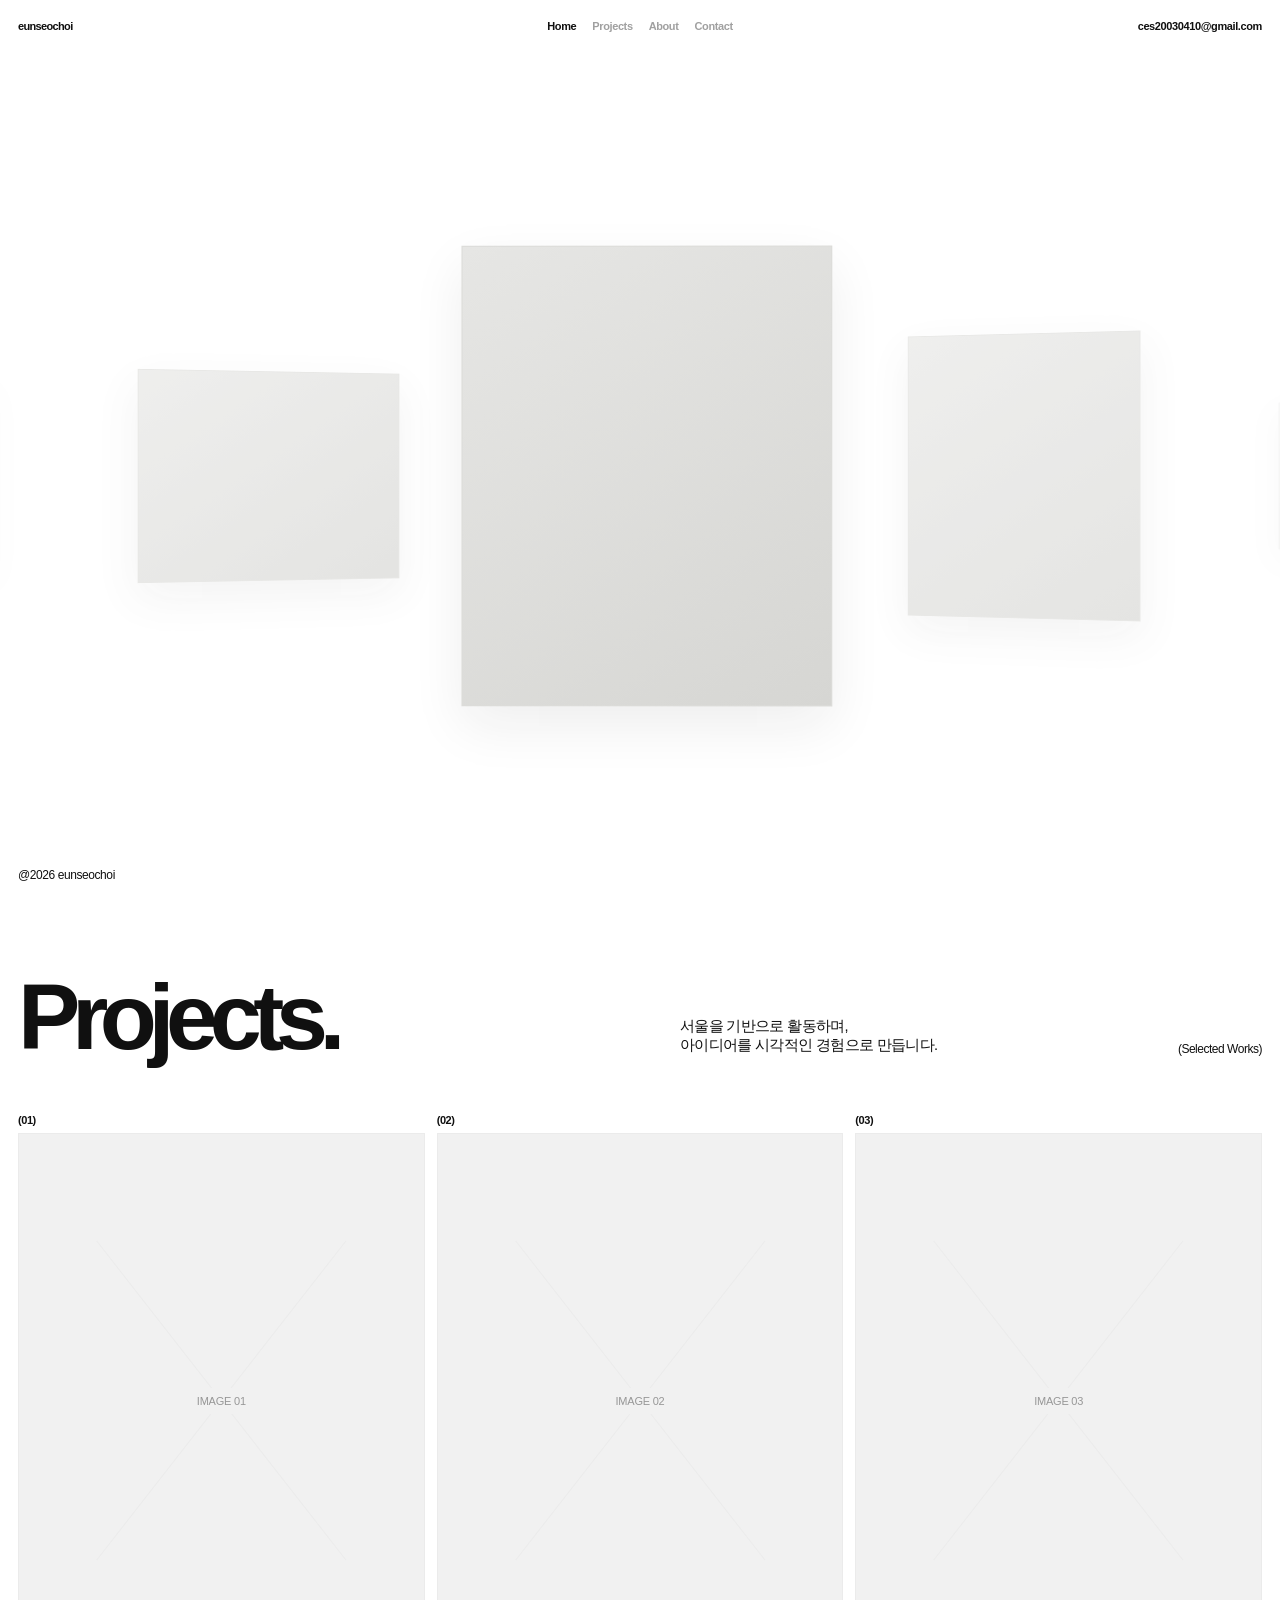
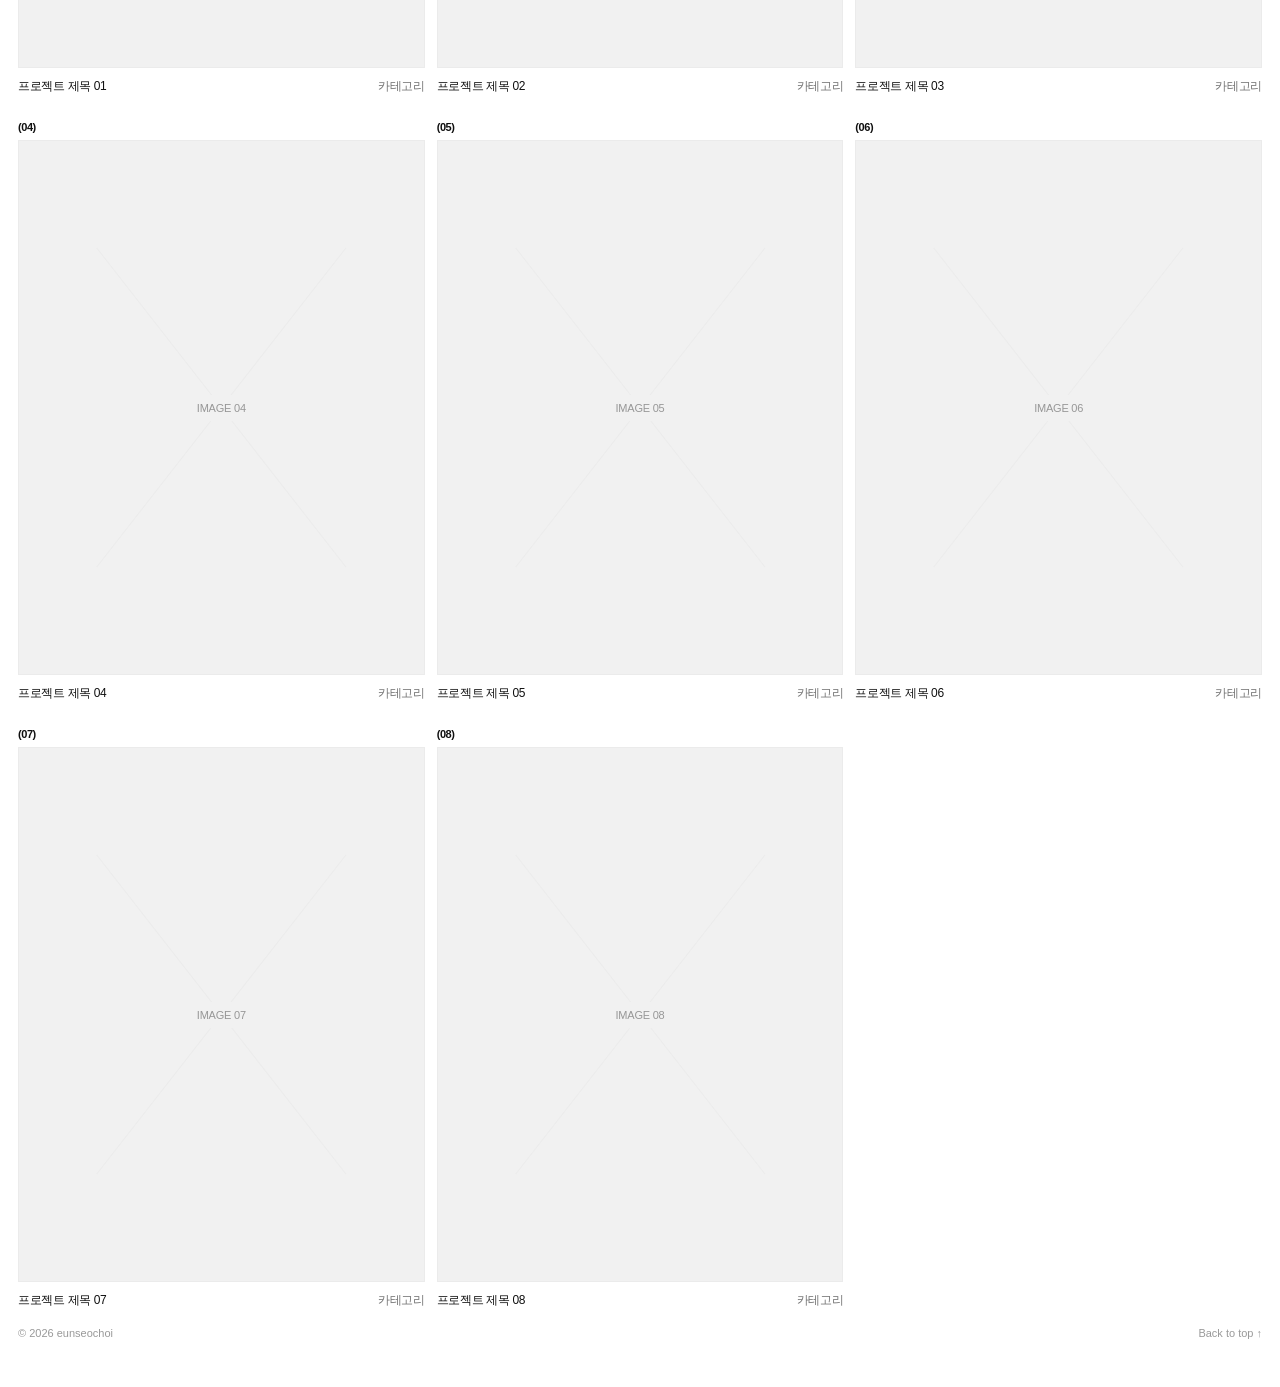
<file: index.html>
<!doctype html>
<html lang="ko">
<head>
    <meta charset="utf-8">
    <meta name="viewport" content="width=device-width, initial-scale=1">
    <meta name="theme-color" content="#ffffff">
    <meta name="description" content="서울을 기반으로 활동하는 크리에이티브 디자이너 은서 최의 포트폴리오입니다.">
    <title>Projects — eunseochoi</title>
    <link rel="stylesheet" href="style.css">
</head>
<body id="home" class="home-view">
    <header class="site-header">
        <a class="wordmark" href="playground.html#playground" aria-label="eunseochoi 플레이 공간으로 이동">eunseochoi</a>
        <nav class="site-nav" aria-label="주 메뉴">
            <a class="active" href="#home" aria-current="page">Home</a>
            <a href="#projects">Projects</a>
            <a href="about.html#about">About</a>
            <a href="contact.html#contact">Contact</a>
        </nav>
        <div class="email-copy-wrap">
            <button class="email-copy-button" id="email-copy-button" type="button" data-email="ces20030410@gmail.com" aria-label="ces20030410@gmail.com 복사">ces20030410@gmail.com</button>
            <span class="copy-status" id="copy-status" aria-live="polite"></span>
        </div>
    </header>

    <section class="motion-intro home-hero" aria-label="드래그하여 좌우로 둘러보는 프로젝트 이미지">
        <div class="image-orbit" id="image-orbit" role="group" aria-label="프로젝트 이미지 캐러셀">
            <figure class="intro-photo photo-one" data-angle="0" role="button" tabindex="0" aria-expanded="false" aria-label="프로젝트 이미지 자리 01, 클릭해 확대"><div class="photo-surface"><span class="photo-face"></span></div></figure>
            <figure class="intro-photo photo-two" data-angle="45" role="button" tabindex="0" aria-expanded="false" aria-label="프로젝트 이미지 자리 02, 클릭해 확대"><div class="photo-surface"><span class="photo-face"></span></div></figure>
            <figure class="intro-photo photo-three" data-angle="90" role="button" tabindex="0" aria-expanded="false" aria-label="프로젝트 이미지 자리 03, 클릭해 확대"><div class="photo-surface"><span class="photo-face"></span></div></figure>
            <figure class="intro-photo photo-four" data-angle="135" role="button" tabindex="0" aria-expanded="false" aria-label="프로젝트 이미지 자리 04, 클릭해 확대"><div class="photo-surface"><span class="photo-face"></span></div></figure>
            <figure class="intro-photo photo-five" data-angle="180" role="button" tabindex="0" aria-expanded="false" aria-label="프로젝트 이미지 자리 05, 클릭해 확대"><div class="photo-surface"><span class="photo-face"></span></div></figure>
            <figure class="intro-photo photo-six" data-angle="225" role="button" tabindex="0" aria-expanded="false" aria-label="프로젝트 이미지 자리 06, 클릭해 확대"><div class="photo-surface"><span class="photo-face"></span></div></figure>
            <figure class="intro-photo photo-seven" data-angle="270" role="button" tabindex="0" aria-expanded="false" aria-label="프로젝트 이미지 자리 07, 클릭해 확대"><div class="photo-surface"><span class="photo-face"></span></div></figure>
            <figure class="intro-photo photo-eight" data-angle="315" role="button" tabindex="0" aria-expanded="false" aria-label="프로젝트 이미지 자리 08, 클릭해 확대"><div class="photo-surface"><span class="photo-face"></span></div></figure>
        </div>
        <p class="home-caption">@2026 eunseochoi</p>
    </section>

    <main>
        <section class="projects-section" id="projects" aria-labelledby="projects-heading">
            <div class="intro">
                <h2 id="projects-heading">Projects.</h2>
                <p class="intro-text">서울을 기반으로 활동하며,<br>아이디어를 시각적인 경험으로 만듭니다.</p>
                <p class="intro-note">(Selected Works)</p>
            </div>

            <div class="project-grid">
                <article class="project-card">
                    <span class="project-number">(01)</span>
                    <div class="project-visual" role="img" aria-label="프로젝트 01 이미지 자리"><span>IMAGE 01</span></div>
                    <div class="project-detail"><span>프로젝트 제목 01</span><span class="project-type">카테고리</span></div>
                </article>
                <article class="project-card">
                    <span class="project-number">(02)</span>
                    <div class="project-visual" role="img" aria-label="프로젝트 02 이미지 자리"><span>IMAGE 02</span></div>
                    <div class="project-detail"><span>프로젝트 제목 02</span><span class="project-type">카테고리</span></div>
                </article>
                <article class="project-card">
                    <span class="project-number">(03)</span>
                    <div class="project-visual" role="img" aria-label="프로젝트 03 이미지 자리"><span>IMAGE 03</span></div>
                    <div class="project-detail"><span>프로젝트 제목 03</span><span class="project-type">카테고리</span></div>
                </article>
                <article class="project-card">
                    <span class="project-number">(04)</span>
                    <div class="project-visual" role="img" aria-label="프로젝트 04 이미지 자리"><span>IMAGE 04</span></div>
                    <div class="project-detail"><span>프로젝트 제목 04</span><span class="project-type">카테고리</span></div>
                </article>
                <article class="project-card">
                    <span class="project-number">(05)</span>
                    <div class="project-visual" role="img" aria-label="프로젝트 05 이미지 자리"><span>IMAGE 05</span></div>
                    <div class="project-detail"><span>프로젝트 제목 05</span><span class="project-type">카테고리</span></div>
                </article>
                <article class="project-card">
                    <span class="project-number">(06)</span>
                    <div class="project-visual" role="img" aria-label="프로젝트 06 이미지 자리"><span>IMAGE 06</span></div>
                    <div class="project-detail"><span>프로젝트 제목 06</span><span class="project-type">카테고리</span></div>
                </article>
                <article class="project-card">
                    <span class="project-number">(07)</span>
                    <div class="project-visual" role="img" aria-label="프로젝트 07 이미지 자리"><span>IMAGE 07</span></div>
                    <div class="project-detail"><span>프로젝트 제목 07</span><span class="project-type">카테고리</span></div>
                </article>
                <article class="project-card">
                    <span class="project-number">(08)</span>
                    <div class="project-visual" role="img" aria-label="프로젝트 08 이미지 자리"><span>IMAGE 08</span></div>
                    <div class="project-detail"><span>프로젝트 제목 08</span><span class="project-type">카테고리</span></div>
                </article>
            </div>
        </section>

        <footer class="page-bottom">
            <span>© 2026 eunseochoi</span>
            <a href="#home">Back to top ↑</a>
        </footer>
    </main>
    <span class="custom-cursor" id="custom-cursor" aria-hidden="true"></span>
    <script src="app.js"></script>
</body>
</html>
</file>
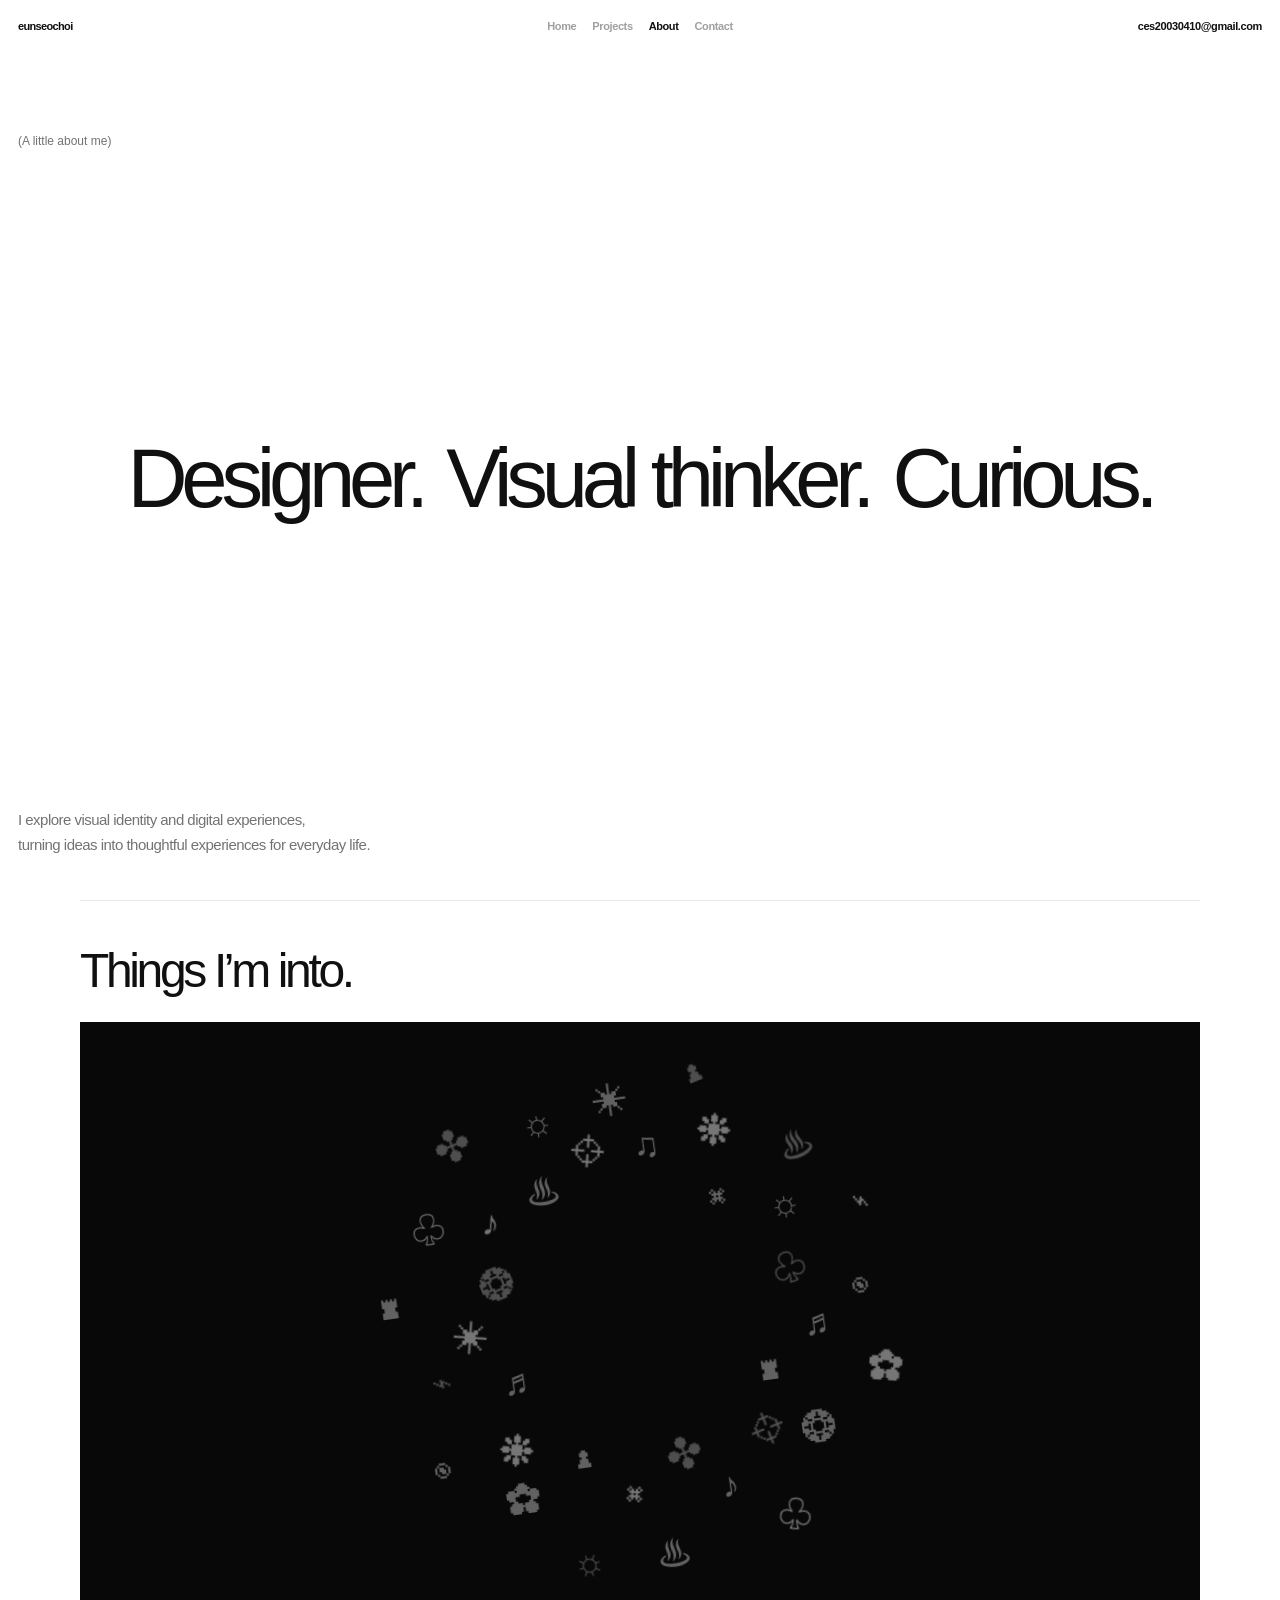
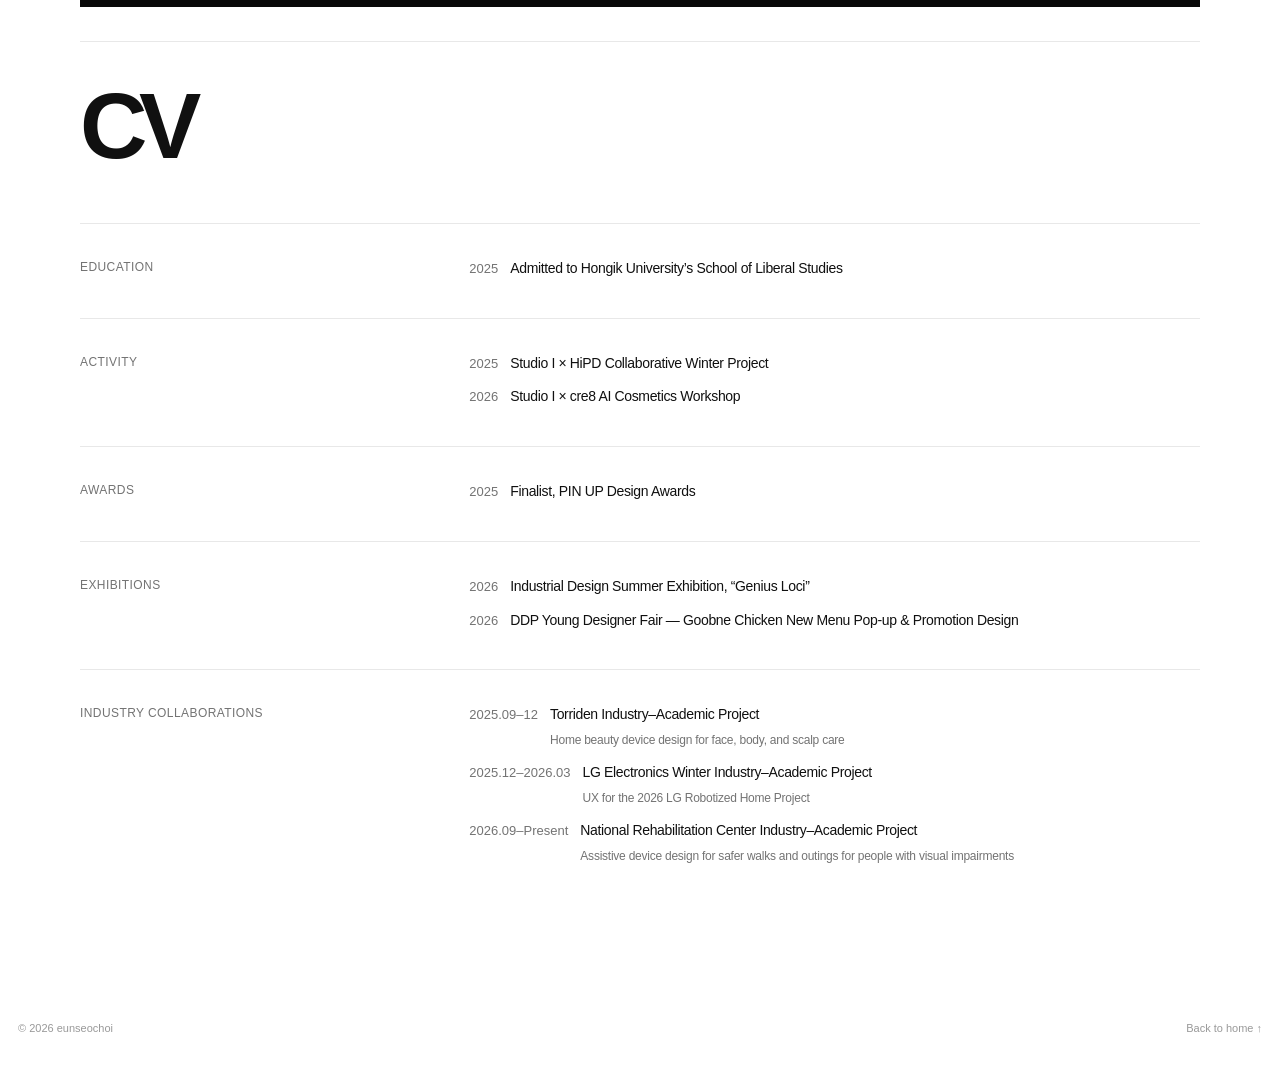
<file: about.html>
<!doctype html>
<html lang="ko">
<head>
    <meta charset="utf-8">
    <meta name="viewport" content="width=device-width, initial-scale=1">
    <meta name="theme-color" content="#ffffff">
    <meta name="description" content="서울을 기반으로 활동하는 크리에이티브 디자이너 은서 최를 소개합니다.">
    <title>About — eunseochoi</title>
    <link rel="stylesheet" href="style.css">
</head>
<body class="about-page project-view" data-page="about">
    <header class="site-header">
        <a class="wordmark" href="playground.html#playground" aria-label="eunseochoi 플레이 공간으로 이동">eunseochoi</a>
        <nav class="site-nav" aria-label="주 메뉴">
            <a href="index.html#home">Home</a>
            <a href="index.html#projects">Projects</a>
            <a class="active" href="about.html#about" aria-current="page">About</a>
            <a href="contact.html#contact">Contact</a>
        </nav>
        <div class="email-copy-wrap">
            <button class="email-copy-button" id="email-copy-button" type="button" data-email="ces20030410@gmail.com" aria-label="ces20030410@gmail.com 복사">ces20030410@gmail.com</button>
            <span class="copy-status" id="copy-status" aria-live="polite"></span>
        </div>
    </header>

    <main>
        <section class="about-hero" id="about" aria-labelledby="about-heading">
            <p class="section-label">(A little about me)</p>
            <h1 id="about-heading"><span>Designer.</span> <span>Visual thinker.</span> <span>Curious.</span></h1>
            <div class="about-hero-bottom">
                <p>I explore visual identity and digital experiences,<br>turning ideas into thoughtful experiences for everyday life.</p>
            </div>
        </section>

        <section class="about-me-section" aria-labelledby="about-me-heading">
            <h2 id="about-me-heading">Things I’m into.</h2>
            <div class="motion-intro about-interests" aria-label="드래그하여 회전하는 관심사 이미지">
                <div class="image-orbit interest-orbit" id="image-orbit" role="group" aria-label="드래그하여 회전하는 관심사 이미지">
                    <figure class="intro-photo interest-item" data-angle="0" data-radius="0.86" role="button" tabindex="0" aria-expanded="false" aria-label="관심사 이미지 01, 클릭해 확대"><div class="photo-surface"><span class="photo-face" aria-hidden="true">✳</span></div></figure>
                    <figure class="intro-photo interest-item" data-angle="10" data-radius="0.68" role="button" tabindex="0" aria-expanded="false" aria-label="관심사 이미지 02, 클릭해 확대"><div class="photo-surface"><span class="photo-face" aria-hidden="true">♫</span></div></figure>
                    <figure class="intro-photo interest-item" data-angle="20" data-radius="1" role="button" tabindex="0" aria-expanded="false" aria-label="관심사 이미지 03, 클릭해 확대"><div class="photo-surface"><span class="photo-face" aria-hidden="true">♟</span></div></figure>
                    <figure class="intro-photo interest-item" data-angle="30" data-radius="0.79" role="button" tabindex="0" aria-expanded="false" aria-label="관심사 이미지 04, 클릭해 확대"><div class="photo-surface"><span class="photo-face" aria-hidden="true">❋</span></div></figure>
                    <figure class="intro-photo interest-item" data-angle="40" data-radius="0.57" role="button" tabindex="0" aria-expanded="false" aria-label="관심사 이미지 05, 클릭해 확대"><div class="photo-surface"><span class="photo-face" aria-hidden="true">⌘</span></div></figure>
                    <figure class="intro-photo interest-item" data-angle="50" data-radius="0.92" role="button" tabindex="0" aria-expanded="false" aria-label="관심사 이미지 06, 클릭해 확대"><div class="photo-surface"><span class="photo-face" aria-hidden="true">♨</span></div></figure>
                    <figure class="intro-photo interest-item" data-angle="60" data-radius="0.73" role="button" tabindex="0" aria-expanded="false" aria-label="관심사 이미지 07, 클릭해 확대"><div class="photo-surface"><span class="photo-face" aria-hidden="true">☼</span></div></figure>
                    <figure class="intro-photo interest-item" data-angle="70" data-radius="1" role="button" tabindex="0" aria-expanded="false" aria-label="관심사 이미지 08, 클릭해 확대"><div class="photo-surface"><span class="photo-face" aria-hidden="true">⌁</span></div></figure>
                    <figure class="intro-photo interest-item" data-angle="80" data-radius="0.62" role="button" tabindex="0" aria-expanded="false" aria-label="관심사 이미지 09, 클릭해 확대"><div class="photo-surface"><span class="photo-face" aria-hidden="true">♧</span></div></figure>
                    <figure class="intro-photo interest-item" data-angle="90" data-radius="0.88" role="button" tabindex="0" aria-expanded="false" aria-label="관심사 이미지 10, 클릭해 확대"><div class="photo-surface"><span class="photo-face" aria-hidden="true">◉</span></div></figure>
                    <figure class="intro-photo interest-item" data-angle="100" data-radius="0.7" role="button" tabindex="0" aria-expanded="false" aria-label="관심사 이미지 11, 클릭해 확대"><div class="photo-surface"><span class="photo-face" aria-hidden="true">♬</span></div></figure>
                    <figure class="intro-photo interest-item" data-angle="110" data-radius="1" role="button" tabindex="0" aria-expanded="false" aria-label="관심사 이미지 12, 클릭해 확대"><div class="photo-surface"><span class="photo-face" aria-hidden="true">✿</span></div></figure>
                    <figure class="intro-photo interest-item" data-angle="120" data-radius="0.55" role="button" tabindex="0" aria-expanded="false" aria-label="관심사 이미지 13, 클릭해 확대"><div class="photo-surface"><span class="photo-face" aria-hidden="true">♜</span></div></figure>
                    <figure class="intro-photo interest-item" data-angle="130" data-radius="0.84" role="button" tabindex="0" aria-expanded="false" aria-label="관심사 이미지 14, 클릭해 확대"><div class="photo-surface"><span class="photo-face" aria-hidden="true">❂</span></div></figure>
                    <figure class="intro-photo interest-item" data-angle="140" data-radius="0.67" role="button" tabindex="0" aria-expanded="false" aria-label="관심사 이미지 15, 클릭해 확대"><div class="photo-surface"><span class="photo-face" aria-hidden="true">⌖</span></div></figure>
                    <figure class="intro-photo interest-item" data-angle="150" data-radius="1" role="button" tabindex="0" aria-expanded="false" aria-label="관심사 이미지 16, 클릭해 확대"><div class="photo-surface"><span class="photo-face" aria-hidden="true">♧</span></div></figure>
                    <figure class="intro-photo interest-item" data-angle="160" data-radius="0.76" role="button" tabindex="0" aria-expanded="false" aria-label="관심사 이미지 17, 클릭해 확대"><div class="photo-surface"><span class="photo-face" aria-hidden="true">♪</span></div></figure>
                    <figure class="intro-photo interest-item" data-angle="170" data-radius="0.58" role="button" tabindex="0" aria-expanded="false" aria-label="관심사 이미지 18, 클릭해 확대"><div class="photo-surface"><span class="photo-face" aria-hidden="true">✣</span></div></figure>
                    <figure class="intro-photo interest-item" data-angle="180" data-radius="0.95" role="button" tabindex="0" aria-expanded="false" aria-label="관심사 이미지 19, 클릭해 확대"><div class="photo-surface"><span class="photo-face" aria-hidden="true">♨</span></div></figure>
                    <figure class="intro-photo interest-item" data-angle="190" data-radius="0.7" role="button" tabindex="0" aria-expanded="false" aria-label="관심사 이미지 20, 클릭해 확대"><div class="photo-surface"><span class="photo-face" aria-hidden="true">⌘</span></div></figure>
                    <figure class="intro-photo interest-item" data-angle="200" data-radius="1" role="button" tabindex="0" aria-expanded="false" aria-label="관심사 이미지 21, 클릭해 확대"><div class="photo-surface"><span class="photo-face" aria-hidden="true">☼</span></div></figure>
                    <figure class="intro-photo interest-item" data-angle="210" data-radius="0.6" role="button" tabindex="0" aria-expanded="false" aria-label="관심사 이미지 22, 클릭해 확대"><div class="photo-surface"><span class="photo-face" aria-hidden="true">♟</span></div></figure>
                    <figure class="intro-photo interest-item" data-angle="220" data-radius="0.87" role="button" tabindex="0" aria-expanded="false" aria-label="관심사 이미지 23, 클릭해 확대"><div class="photo-surface"><span class="photo-face" aria-hidden="true">✿</span></div></figure>
                    <figure class="intro-photo interest-item" data-angle="230" data-radius="0.73" role="button" tabindex="0" aria-expanded="false" aria-label="관심사 이미지 24, 클릭해 확대"><div class="photo-surface"><span class="photo-face" aria-hidden="true">❋</span></div></figure>
                    <figure class="intro-photo interest-item" data-angle="240" data-radius="1" role="button" tabindex="0" aria-expanded="false" aria-label="관심사 이미지 25, 클릭해 확대"><div class="photo-surface"><span class="photo-face" aria-hidden="true">◉</span></div></figure>
                    <figure class="intro-photo interest-item" data-angle="250" data-radius="0.56" role="button" tabindex="0" aria-expanded="false" aria-label="관심사 이미지 26, 클릭해 확대"><div class="photo-surface"><span class="photo-face" aria-hidden="true">♬</span></div></figure>
                    <figure class="intro-photo interest-item" data-angle="260" data-radius="0.83" role="button" tabindex="0" aria-expanded="false" aria-label="관심사 이미지 27, 클릭해 확대"><div class="photo-surface"><span class="photo-face" aria-hidden="true">⌁</span></div></figure>
                    <figure class="intro-photo interest-item" data-angle="270" data-radius="0.68" role="button" tabindex="0" aria-expanded="false" aria-label="관심사 이미지 28, 클릭해 확대"><div class="photo-surface"><span class="photo-face" aria-hidden="true">✳</span></div></figure>
                    <figure class="intro-photo interest-item" data-angle="280" data-radius="1" role="button" tabindex="0" aria-expanded="false" aria-label="관심사 이미지 29, 클릭해 확대"><div class="photo-surface"><span class="photo-face" aria-hidden="true">♜</span></div></figure>
                    <figure class="intro-photo interest-item" data-angle="290" data-radius="0.58" role="button" tabindex="0" aria-expanded="false" aria-label="관심사 이미지 30, 클릭해 확대"><div class="photo-surface"><span class="photo-face" aria-hidden="true">❂</span></div></figure>
                    <figure class="intro-photo interest-item" data-angle="300" data-radius="0.91" role="button" tabindex="0" aria-expanded="false" aria-label="관심사 이미지 31, 클릭해 확대"><div class="photo-surface"><span class="photo-face" aria-hidden="true">♧</span></div></figure>
                    <figure class="intro-photo interest-item" data-angle="310" data-radius="0.7" role="button" tabindex="0" aria-expanded="false" aria-label="관심사 이미지 32, 클릭해 확대"><div class="photo-surface"><span class="photo-face" aria-hidden="true">♪</span></div></figure>
                    <figure class="intro-photo interest-item" data-angle="320" data-radius="1" role="button" tabindex="0" aria-expanded="false" aria-label="관심사 이미지 33, 클릭해 확대"><div class="photo-surface"><span class="photo-face" aria-hidden="true">✣</span></div></figure>
                    <figure class="intro-photo interest-item" data-angle="330" data-radius="0.63" role="button" tabindex="0" aria-expanded="false" aria-label="관심사 이미지 34, 클릭해 확대"><div class="photo-surface"><span class="photo-face" aria-hidden="true">♨</span></div></figure>
                    <figure class="intro-photo interest-item" data-angle="340" data-radius="0.87" role="button" tabindex="0" aria-expanded="false" aria-label="관심사 이미지 35, 클릭해 확대"><div class="photo-surface"><span class="photo-face" aria-hidden="true">☼</span></div></figure>
                    <figure class="intro-photo interest-item" data-angle="350" data-radius="0.69" role="button" tabindex="0" aria-expanded="false" aria-label="관심사 이미지 36, 클릭해 확대"><div class="photo-surface"><span class="photo-face" aria-hidden="true">⌖</span></div></figure>
                </div>
            </div>
        </section>

        <section class="cv-section" aria-labelledby="cv-heading">
            <div class="cv-intro" id="cv">
                <h2 id="cv-heading">CV</h2>
            </div>

            <div class="cv-groups">
                <section class="cv-group" aria-labelledby="education-heading">
                    <h3 id="education-heading">Education</h3>
                    <ul class="cv-list">
                        <li class="cv-entry">
                            <span class="cv-date">2025</span>
                            <div class="cv-entry-copy"><h4>Admitted to Hongik University’s School of Liberal Studies</h4></div>
                        </li>
                    </ul>
                </section>

                <section class="cv-group" aria-labelledby="activity-heading">
                    <h3 id="activity-heading">Activity</h3>
                    <ul class="cv-list">
                        <li class="cv-entry">
                            <span class="cv-date">2025</span>
                            <div class="cv-entry-copy"><h4>Studio I × HiPD Collaborative Winter Project</h4></div>
                        </li>
                        <li class="cv-entry">
                            <span class="cv-date">2026</span>
                            <div class="cv-entry-copy"><h4>Studio I × cre8 AI Cosmetics Workshop</h4></div>
                        </li>
                    </ul>
                </section>

                <section class="cv-group" aria-labelledby="awards-heading">
                    <h3 id="awards-heading">Awards</h3>
                    <ul class="cv-list">
                        <li class="cv-entry">
                            <span class="cv-date">2025</span>
                            <div class="cv-entry-copy"><h4>Finalist, PIN UP Design Awards</h4></div>
                        </li>
                    </ul>
                </section>

                <section class="cv-group" aria-labelledby="exhibitions-heading">
                    <h3 id="exhibitions-heading">Exhibitions</h3>
                    <ul class="cv-list">
                        <li class="cv-entry">
                            <span class="cv-date">2026</span>
                            <div class="cv-entry-copy"><h4>Industrial Design Summer Exhibition, “Genius Loci”</h4></div>
                        </li>
                        <li class="cv-entry">
                            <span class="cv-date">2026</span>
                            <div class="cv-entry-copy"><h4>DDP Young Designer Fair — Goobne Chicken New Menu Pop-up &amp; Promotion Design</h4></div>
                        </li>
                    </ul>
                </section>

                <section class="cv-group" aria-labelledby="collaboration-heading">
                    <h3 id="collaboration-heading">Industry Collaborations</h3>
                    <ul class="cv-list">
                        <li class="cv-entry">
                            <span class="cv-date">2025.09–12</span>
                            <div class="cv-entry-copy">
                                <h4>Torriden Industry–Academic Project</h4>
                                <p>Home beauty device design for face, body, and scalp care</p>
                            </div>
                        </li>
                        <li class="cv-entry">
                            <span class="cv-date">2025.12–2026.03</span>
                            <div class="cv-entry-copy">
                                <h4>LG Electronics Winter Industry–Academic Project</h4>
                                <p>UX for the 2026 LG Robotized Home Project</p>
                            </div>
                        </li>
                        <li class="cv-entry">
                            <span class="cv-date">2026.09–Present</span>
                            <div class="cv-entry-copy">
                                <h4>National Rehabilitation Center Industry–Academic Project</h4>
                                <p>Assistive device design for safer walks and outings for people with visual impairments</p>
                            </div>
                        </li>
                    </ul>
                </section>
            </div>
        </section>

        <footer class="page-bottom">
            <span>© 2026 eunseochoi</span>
            <a href="index.html#home">Back to home ↑</a>
        </footer>
    </main>
    <span class="custom-cursor" id="custom-cursor" aria-hidden="true"></span>
    <script src="app.js"></script>
</body>
</html>
</file>
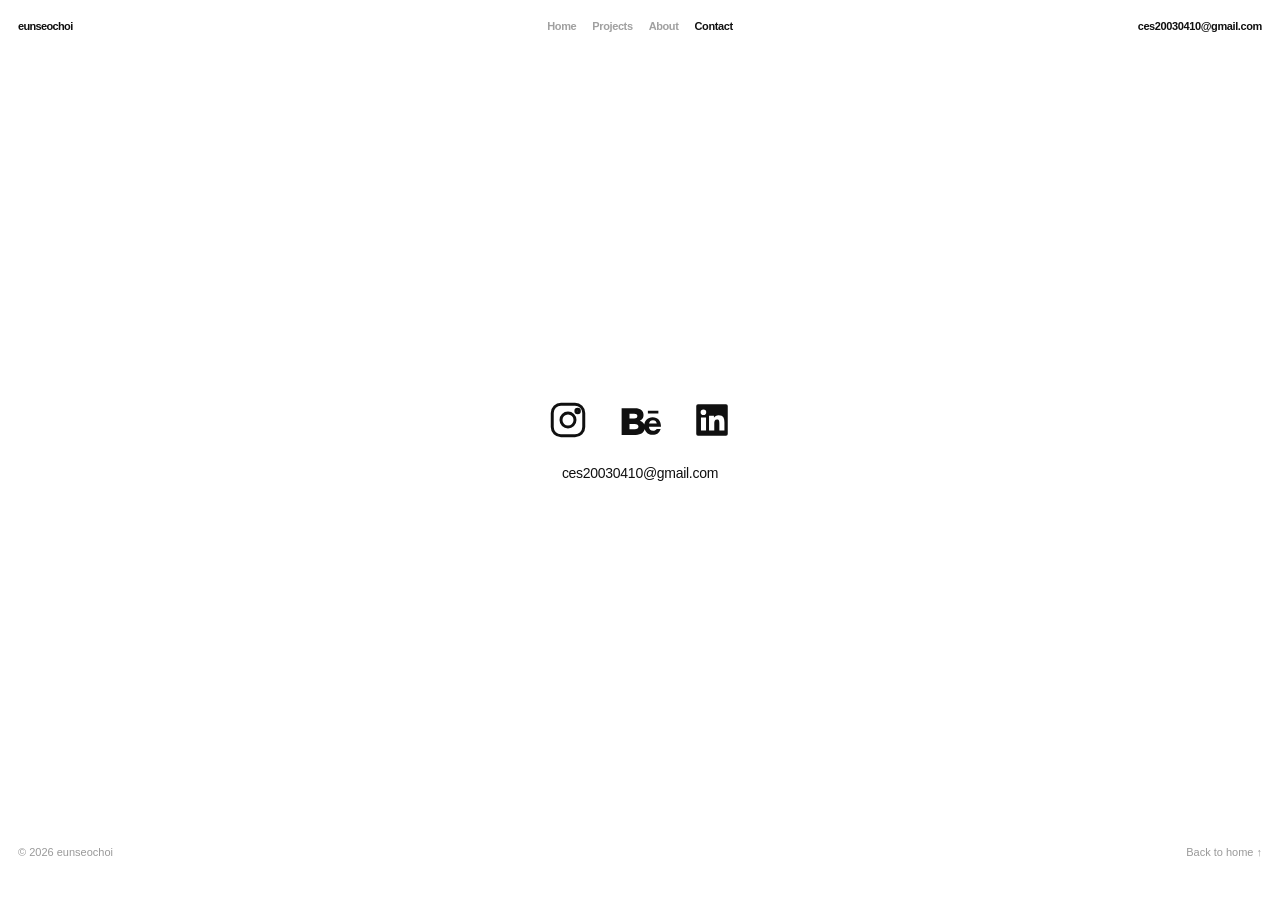
<file: contact.html>
<!doctype html>
<html lang="ko">
<head>
    <meta charset="utf-8">
    <meta name="viewport" content="width=device-width, initial-scale=1">
    <meta name="theme-color" content="#ffffff">
    <meta name="description" content="은서 최에게 프로젝트 및 협업을 문의할 수 있는 Contact 페이지입니다.">
    <title>Contact — eunseochoi</title>
    <link rel="stylesheet" href="style.css">
</head>
<body class="contact-page project-view" data-page="contact">
    <header class="site-header">
        <a class="wordmark" href="playground.html#playground" aria-label="eunseochoi 플레이 공간으로 이동">eunseochoi</a>
        <nav class="site-nav" aria-label="주 메뉴">
            <a href="index.html#home">Home</a>
            <a href="index.html#projects">Projects</a>
            <a href="about.html#about">About</a>
            <a class="active" href="contact.html#contact" aria-current="page">Contact</a>
        </nav>
        <div class="email-copy-wrap">
            <button class="email-copy-button" id="email-copy-button" type="button" data-email="ces20030410@gmail.com" aria-label="ces20030410@gmail.com 복사">ces20030410@gmail.com</button>
            <span class="copy-status" id="copy-status" aria-live="polite"></span>
        </div>
    </header>

    <main>
        <section class="contact-section" id="contact" aria-label="소셜 미디어와 이메일">
            <div class="contact-socials">
                <a class="social-link" href="https://www.instagram.com/eunseoacr/" target="_blank" rel="noopener noreferrer" aria-label="Instagram 열기">
                    <svg viewBox="0 0 24 24" aria-hidden="true">
                        <rect x="3" y="3" width="18" height="18" rx="5"></rect>
                        <circle cx="12" cy="12" r="4"></circle>
                        <circle class="social-icon-dot" cx="17.5" cy="6.8" r="1"></circle>
                    </svg>
                </a>
                <a class="social-link" href="https://www.behance.net/emilychoi10" target="_blank" rel="noopener noreferrer" aria-label="Behance 열기">
                    <svg viewBox="0 0 32 24" aria-hidden="true">
                        <path d="M2 3h10.2c4.2 0 6.5 2 6.5 5.2 0 2.1-1 3.5-2.8 4.3 2.5.7 3.8 2.5 3.8 5.1 0 3.7-2.8 5.8-7 5.8H2V3Zm6 4.2v3.7h3.5c1.7 0 2.5-.6 2.5-1.9s-.9-1.8-2.5-1.8H8Zm0 7.8v4.1h4c1.9 0 2.8-.7 2.8-2.1 0-1.3-.9-2-2.8-2H8ZM22 5h8v2h-8V5Zm10 12.1h-9.2c.2 2 1.3 3.1 3.2 3.1 1.2 0 2.2-.5 2.7-1.4h3c-.8 2.9-3 4.5-6 4.5-4 0-6.5-2.7-6.5-6.7 0-4 2.5-6.7 6.4-6.7 4.1 0 6.4 2.9 6.4 7.2Zm-9.1-2.4h5.9c-.3-1.7-1.3-2.6-2.9-2.6-1.7 0-2.7.9-3 2.6Z"></path>
                    </svg>
                </a>
                <a class="social-link" href="https://www.linkedin.com/" target="_blank" rel="noopener noreferrer" aria-label="LinkedIn 열기">
                    <svg viewBox="0 0 24 24" aria-hidden="true">
                        <path d="M4 3h16a1 1 0 0 1 1 1v16a1 1 0 0 1-1 1H4a1 1 0 0 1-1-1V4a1 1 0 0 1 1-1Zm3.1 6.2a1.6 1.6 0 1 0 0-3.2 1.6 1.6 0 0 0 0 3.2ZM5.7 18h2.9v-7.5H5.7V18Zm4.7 0h2.9v-4.1c0-1.1.2-2.2 1.6-2.2 1.3 0 1.3 1.2 1.3 2.3V18h2.9v-4.6c0-2.3-.5-4.1-3.3-4.1-1.3 0-2.2.7-2.6 1.3h-.1v-1h-2.8V18Z"></path>
                    </svg>
                </a>
            </div>
            <p class="contact-email">ces20030410@gmail.com</p>
        </section>

        <footer class="page-bottom">
            <span>© 2026 eunseochoi</span>
            <a href="index.html#home">Back to home ↑</a>
        </footer>
    </main>
    <span class="custom-cursor" id="custom-cursor" aria-hidden="true"></span>
    <script src="app.js"></script>
</body>
</html>
</file>
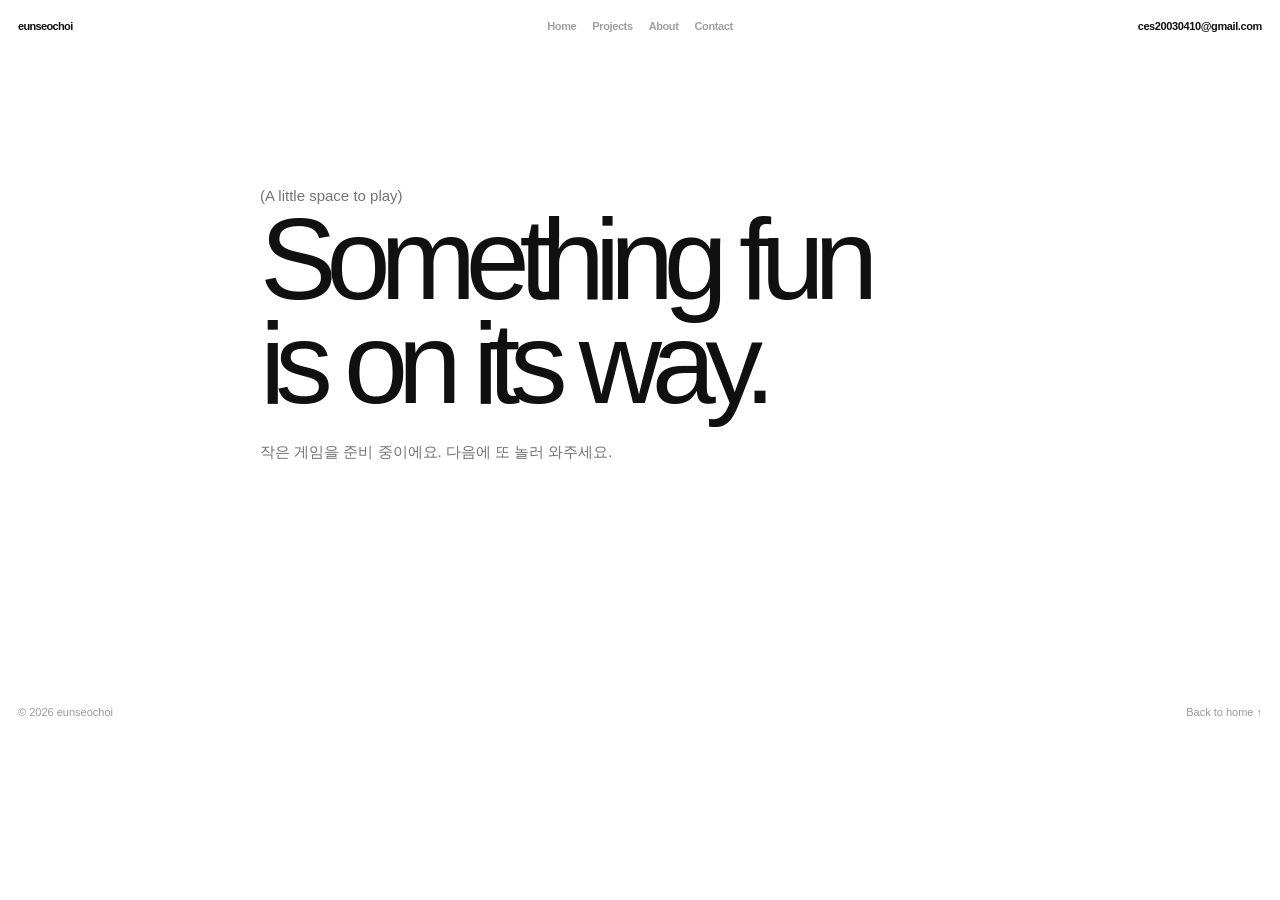
<file: playground.html>
<!doctype html>
<html lang="ko">
<head>
    <meta charset="utf-8">
    <meta name="viewport" content="width=device-width, initial-scale=1">
    <meta name="theme-color" content="#ffffff">
    <meta name="description" content="eunseochoi의 작은 플레이 공간입니다.">
    <title>Playground — eunseochoi</title>
    <link rel="stylesheet" href="style.css">
</head>
<body class="playground-page project-view" data-page="playground">
    <header class="site-header">
        <a class="wordmark" href="index.html#home" aria-label="eunseochoi 홈으로 이동">eunseochoi</a>
        <nav class="site-nav" aria-label="주 메뉴">
            <a href="index.html#home">Home</a>
            <a href="index.html#projects">Projects</a>
            <a href="about.html#about">About</a>
            <a href="contact.html#contact">Contact</a>
        </nav>
        <div class="email-copy-wrap">
            <button class="email-copy-button" id="email-copy-button" type="button" data-email="ces20030410@gmail.com" aria-label="ces20030410@gmail.com 복사">ces20030410@gmail.com</button>
            <span class="copy-status" id="copy-status" aria-live="polite"></span>
        </div>
    </header>

    <main>
        <section class="playground-message" id="playground" aria-labelledby="playground-heading">
            <p class="section-label">(A little space to play)</p>
            <h1 id="playground-heading">Something fun<br>is on its way.</h1>
            <p>작은 게임을 준비 중이에요. 다음에 또 놀러 와주세요.</p>
        </section>
        <footer class="page-bottom">
            <span>© 2026 eunseochoi</span>
            <a href="index.html#home">Back to home ↑</a>
        </footer>
    </main>
    <span class="custom-cursor" id="custom-cursor" aria-hidden="true"></span>
    <script src="app.js"></script>
</body>
</html>
</file>
<file: style.css>
:root {
    color-scheme: light;
    --ink: #101010;
    --muted: #737373;
    --line: #e8e8e8;
    --paper: #fff;
    --tile: #f1f1f1;
    --hover-ink: #777;
}

* {
    box-sizing: border-box;
}

html {
    scroll-behavior: smooth;
    scroll-padding-top: 52px;
}

body {
    min-width: 900px;
    margin: 0;
    background: var(--paper);
    color: var(--ink);
    font-family: Arial, Helvetica, sans-serif;
    -webkit-font-smoothing: antialiased;
}

body.home-view {
    height: 100vh;
    overflow: hidden;
}

body.home-view main {
    display: block;
}

body.project-view .motion-intro {
    display: none;
}

body.about-page .motion-intro {
    display: block;
}

a {
    color: inherit;
    text-decoration: none;
}

button {
    font: inherit;
}

.site-header {
    position: sticky;
    z-index: 5;
    top: 0;
    display: grid;
    height: 52px;
    grid-template-columns: 1fr auto 1fr;
    align-items: center;
    gap: 16px;
    padding: 8px 18px;
    background: var(--paper);
}

.wordmark {
    justify-self: start;
    font-size: 11px;
    font-weight: 600;
    letter-spacing: -0.06em;
}

.site-nav {
    display: flex;
    align-items: center;
    gap: 16px;
    font-size: 11px;
    font-weight: 600;
    letter-spacing: -0.035em;
}

.site-nav a {
    transition: color 180ms ease, opacity 180ms ease;
}

.site-header a:hover,
.site-header a:focus-visible,
.site-header .pointer-hover,
.email-copy-button:hover,
.email-copy-button:focus-visible {
    color: var(--hover-ink);
}

.site-nav a:not(.active) {
    color: #a0a0a0;
}

.site-nav a:hover,
.page-bottom a:hover {
    opacity: 0.5;
}

.site-nav .active {
    font-weight: 700;
}

.email-copy-wrap {
    position: relative;
    justify-self: end;
}

.email-copy-button {
    padding: 4px 0 4px 8px;
    border: 0;
    background: transparent;
    cursor: pointer;
    color: var(--ink);
    font: inherit;
    font-size: 11px;
    font-weight: 600;
    letter-spacing: -0.035em;
}

.copy-status {
    position: absolute;
    top: calc(100% + 3px);
    right: 0;
    color: var(--muted);
    font-size: 9px;
    opacity: 0;
    transform: translateY(-3px);
    transition: opacity 250ms ease, transform 250ms ease;
    pointer-events: none;
    white-space: nowrap;
}

.copy-status.is-visible {
    opacity: 1;
    transform: translateY(0);
}

.motion-intro {
    position: relative;
    height: calc(100vh - 52px);
    min-height: 0;
    overflow: hidden;
    isolation: isolate;
    perspective: 1400px;
    background: var(--paper);
    cursor: grab;
    touch-action: pan-y;
    user-select: none;
}

.motion-intro.is-dragging {
    cursor: grabbing;
}

.home-orbit-labels {
    position: absolute;
    z-index: 1;
    inset: 0;
    display: flex;
    align-items: center;
    justify-content: space-between;
    padding: 0 2%;
    font-size: clamp(56px, 7vw, 112px);
    font-weight: 700;
    letter-spacing: -0.085em;
    line-height: 0.9;
    pointer-events: none;
}

.home-caption {
    position: absolute;
    z-index: 2;
    bottom: 18px;
    left: 18px;
    margin: 0;
    font-size: 12px;
    letter-spacing: -0.035em;
}

.image-orbit {
    position: absolute;
    top: 50%;
    left: 50%;
    width: 0;
    height: 0;
    transform-style: preserve-3d;
    transform: translate(-50%, -50%) rotateX(-8deg) rotateY(-12deg);
    will-change: transform;
}

.intro-photo {
    position: absolute;
    top: 0;
    left: 0;
    margin: 0;
    backface-visibility: hidden;
    transform: translate(-50%, -50%) rotateY(var(--angle)) translateZ(390px);
    cursor: pointer;
}

.intro-photo:hover,
.intro-photo:focus-visible {
    --photo-scale: 1.08;
}

.intro-photo.is-expanded {
    visibility: hidden;
}

.photo-surface {
    display: block;
    width: 100%;
    height: 100%;
    animation: photo-float var(--float-duration, 5s) ease-in-out var(--float-delay, 0s) infinite;
    transform-style: preserve-3d;
    transition: transform 1200ms cubic-bezier(0.2, 0.8, 0.2, 1);
    will-change: translate;
}

.photo-face {
    display: block;
    width: 100%;
    height: 100%;
    border: 1px solid #dcdcd9;
    background: linear-gradient(145deg, #e6e6e4, #d6d6d3);
    box-shadow: 0 18px 45px #17171712;
    transform: scale(var(--photo-scale, 1));
    transition: transform 1200ms cubic-bezier(0.2, 0.8, 0.2, 1), box-shadow 300ms ease;
}

body.home-view .intro-photo:hover .photo-face,
body.home-view .intro-photo:focus-visible .photo-face {
    transform: rotateY(2deg) rotateX(-1deg) scale(var(--photo-scale, 1));
}

body.home-view .photo-surface {
    animation: none;
}

body.home-view .intro-photo {
    transform-style: preserve-3d;
    transition: opacity 350ms ease;
}

.intro-photo:hover .photo-face,
.intro-photo:focus-visible .photo-face,
.intro-photo.is-expanded .photo-face {
    box-shadow: 0 26px 65px #17171724;
}

.photo-focus {
    position: fixed;
    z-index: 25;
    inset: 0;
    display: grid;
    place-items: center;
    cursor: zoom-out;
}

.photo-focus-card {
    display: block;
    padding: 0;
    border: 0;
    background: transparent;
    cursor: zoom-out;
    animation: photo-focus-enter 420ms cubic-bezier(0.2, 0.8, 0.2, 1) both;
}

.photo-focus-card .photo-face {
    width: 100%;
    height: 100%;
    transform: scale(var(--focus-scale, 1.7));
    transform-origin: center;
    box-shadow: 0 26px 65px #17171724;
}

@keyframes photo-focus-enter {
    from {
        opacity: 0;
        transform: scale(0.72);
    }

    to {
        opacity: 1;
        transform: scale(1);
    }
}

@keyframes photo-float {
    0%,
    100% {
        translate: 0 calc(var(--float-distance, 10px) * -1);
    }

    50% {
        translate: 0 var(--float-distance, 10px);
    }
}

.photo-one {
    --angle: 0deg;
    width: 230px;
    height: 290px;
}

.photo-two {
    --angle: 60deg;
    width: 175px;
    height: 225px;
}

.photo-three {
    --angle: 120deg;
    width: 230px;
    height: 175px;
}

.photo-four {
    --angle: 180deg;
    width: 210px;
    height: 260px;
}

.photo-five {
    --angle: 240deg;
    width: 230px;
    height: 175px;
}

.photo-six {
    --angle: 300deg;
    width: 175px;
    height: 225px;
}

.photo-seven {
    --angle: 45deg;
    --float-distance: 13px;
    --float-duration: 6.2s;
    --float-delay: -2.1s;
    width: 155px;
    height: 195px;
}

.photo-eight {
    --angle: 225deg;
    --float-distance: 8px;
    --float-duration: 4.7s;
    --float-delay: -3.4s;
    width: 190px;
    height: 155px;
}

body.home-view .intro-photo {
    width: 330px;
    height: 410px;
}

body.home-view .photo-two {
    width: 260px;
    height: 330px;
}

body.home-view .photo-three,
body.home-view .photo-five {
    width: 330px;
    height: 250px;
}

body.home-view .photo-four {
    width: 300px;
    height: 370px;
}

body.home-view .photo-six,
body.home-view .photo-seven {
    width: 250px;
    height: 310px;
}

body.home-view .photo-eight {
    width: 290px;
    height: 240px;
}

body.home-view .image-orbit {
    top: 50%;
}

.photo-two {
    --float-distance: 12px;
    --float-duration: 5.8s;
    --float-delay: -1.5s;
}

.photo-three {
    --float-distance: 7px;
    --float-duration: 4.9s;
    --float-delay: -2.8s;
}

.photo-four {
    --float-distance: 11px;
    --float-duration: 6.5s;
    --float-delay: -0.8s;
}

.photo-five {
    --float-distance: 9px;
    --float-duration: 5.4s;
    --float-delay: -3.7s;
}

main {
    padding: 0 18px 48px;
}

.intro {
    display: grid;
    grid-template-columns: 2fr 1.2fr 0.55fr;
    align-items: end;
    gap: 22px;
    padding: 75px 0 55px;
}

h1,
#projects-heading {
    margin: 0;
    font-size: clamp(58px, 7.3vw, 112px);
    font-weight: 600;
    letter-spacing: -0.09em;
    line-height: 0.9;
}

.intro-text {
    max-width: 295px;
    margin: 0 0 3px;
    font-size: clamp(13px, 1.14vw, 17px);
    font-weight: 500;
    letter-spacing: -0.045em;
    line-height: 1.35;
}

.intro-note {
    justify-self: end;
    margin: 0 0 3px;
    white-space: nowrap;
    font-size: 12px;
    font-weight: 500;
    letter-spacing: -0.04em;
}

.project-grid {
    display: grid;
    grid-template-columns: repeat(3, minmax(0, 1fr));
    column-gap: 12px;
    row-gap: 26px;
}

.project-card {
    min-width: 0;
}

.project-number {
    display: block;
    margin-bottom: 7px;
    font-size: 11px;
    font-weight: 600;
    letter-spacing: -0.04em;
}

.project-visual {
    position: relative;
    display: flex;
    width: 100%;
    aspect-ratio: 0.76;
    align-items: center;
    justify-content: center;
    overflow: hidden;
    border: 1px solid #ebebeb;
    background: var(--tile);
    transition: background 180ms ease;
}

.project-card:hover .project-visual {
    background: #e9e9e9;
}

.project-visual::before,
.project-visual::after {
    position: absolute;
    width: 100%;
    height: 1px;
    background: #e5e5e5;
    content: "";
    opacity: 0.45;
}

.project-visual::before {
    transform: rotate(52deg);
}

.project-visual::after {
    transform: rotate(-52deg);
}

.project-visual span {
    position: relative;
    z-index: 1;
    padding: 7px 11px;
    background: var(--tile);
    color: #979797;
    font-size: 11px;
    letter-spacing: -0.02em;
}

.project-detail {
    display: flex;
    justify-content: space-between;
    gap: 10px;
    padding-top: 10px;
    font-size: 12px;
    letter-spacing: -0.03em;
}

.project-type {
    color: var(--muted);
}

.info-section,
.contact-section {
    display: grid;
    grid-template-columns: 1fr 1.2fr 1fr;
    align-items: start;
    gap: 22px;
    padding: 110px 0 90px;
    border-top: 1px solid var(--line);
    margin-top: 100px;
    scroll-margin-top: 52px;
}

.section-label {
    margin: 8px 0 0;
    color: var(--muted);
    font-size: 12px;
}

.info-section h2,
.contact-section h2 {
    margin: 0;
    font-size: clamp(32px, 4vw, 58px);
    font-weight: 500;
    letter-spacing: -0.075em;
    line-height: 0.98;
}

.about-copy,
.contact-copy {
    max-width: 300px;
    margin: 4px 0 0;
    color: var(--muted);
    font-size: 14px;
    letter-spacing: -0.035em;
    line-height: 1.6;
}

.contact-section {
    margin-top: 0;
    padding-top: 70px;
    padding-bottom: 85px;
}

.contact-page .contact-section {
    display: grid;
    grid-template-columns: 1fr;
    min-height: calc(100vh - 124px);
    align-content: center;
    align-items: center;
    justify-items: center;
    gap: 24px;
    padding: 40px 0;
    border-top: 0;
    margin: 0;
    text-align: center;
}

.about-hero {
    display: flex;
    min-height: calc(100vh - 52px);
    flex-direction: column;
    justify-content: space-between;
    padding: 82px 0 42px;
}

.about-hero .section-label {
    margin: 0;
}

.about-hero h1 {
    margin: auto 0;
    padding: 55px 0;
    font-size: clamp(44px, 6.5vw, 92px);
    font-weight: 500;
    letter-spacing: -0.075em;
    line-height: 1;
    text-align: center;
}

.about-hero h1 span {
    display: inline-block;
    margin: 0 0.04em;
    white-space: nowrap;
}

.about-hero-bottom {
    display: flex;
    align-items: end;
    justify-content: space-between;
    gap: 24px;
}

.about-hero-bottom p {
    margin: 0;
    color: var(--muted);
    font-size: 15px;
    letter-spacing: -0.035em;
    line-height: 1.65;
}

.cv-section {
    margin: 0 -18px;
    padding: 0 18px 100px;
    scroll-margin-top: 0;
}

.about-me-section {
    width: min(100%, 1120px);
    padding: 42px 0 34px;
    border-top: 1px solid var(--line);
    margin: 0 auto;
}

.about-me-section h2 {
    margin: 0;
    font-size: clamp(30px, 4vw, 48px);
    font-weight: 500;
    letter-spacing: -0.07em;
}

.about-interests {
    height: clamp(520px, 65vh, 680px);
    min-height: 520px;
    margin-top: 24px;
    cursor: grab;
    background: #080808;
}

.about-interests .interest-orbit {
    transform: translate(-50%, -50%) rotate(0deg);
}

.about-interests .interest-item {
    width: 42px;
    height: 48px;
}

.about-interests .interest-item:nth-child(3n) {
    width: 34px;
    height: 40px;
}

.about-interests .interest-item:nth-child(4n + 1) {
    width: 50px;
    height: 56px;
}

.about-interests .photo-surface {
    display: grid;
    place-items: center;
    animation: none;
}

.about-interests .photo-face {
    display: grid;
    width: 100%;
    height: 100%;
    place-items: center;
    border: 0;
    background: none;
    box-shadow: none;
    color: #777772;
    font-family: "Segoe UI Symbol", "Arial Unicode MS", sans-serif;
    font-size: 35px;
    line-height: 1;
    filter: grayscale(1);
    opacity: 0.8;
    transform: rotate(var(--symbol-tilt, 0deg)) scale(var(--photo-scale, 1));
    transition: color 300ms ease, opacity 300ms ease, transform 420ms ease;
}

.about-interests .interest-item:nth-child(3n) .photo-face {
    --symbol-tilt: -14deg;
    color: #5f5f5b;
}

.about-interests .interest-item:nth-child(4n) .photo-face {
    --symbol-tilt: 12deg;
    color: #92928b;
}

.about-interests .intro-photo:hover .photo-face,
.about-interests .intro-photo:focus-visible .photo-face {
    opacity: 1;
}

.about-interests .photo-focus-card .photo-face {
    color: #8a8a84;
    font-size: clamp(50px, 10vw, 120px);
    filter: grayscale(1);
    opacity: 1;
}

.about-interests .intro-photo:nth-child(3n) {
    opacity: 1;
}

.cv-intro,
.cv-groups {
    width: min(100%, 1120px);
    margin: 0 auto;
}

.cv-intro {
    padding: 42px 0 55px;
    border-top: 1px solid var(--line);
}

.cv-intro h2 {
    margin: 0;
    font-size: clamp(58px, 7.3vw, 112px);
    font-weight: 600;
    letter-spacing: -0.09em;
    line-height: 0.9;
}

.cv-group {
    display: grid;
    grid-template-columns: 1fr 2fr;
    gap: 24px;
    padding: 34px 0 38px;
    border-top: 1px solid var(--line);
}

.cv-group h3 {
    margin: 2px 0 0;
    color: var(--muted);
    font-size: 12px;
    font-weight: 500;
    letter-spacing: 0.035em;
    text-transform: uppercase;
}

.cv-list {
    padding: 0;
    margin: 0;
    list-style: none;
}

.cv-entry + .cv-entry {
    margin-top: 12px;
}

.cv-entry {
    display: flex;
    align-items: baseline;
    gap: 12px;
}

.cv-date {
    flex: 0 0 auto;
    color: var(--muted);
    font-size: 13px;
    line-height: 1.55;
    white-space: nowrap;
}

.cv-entry-copy h4 {
    margin: 0;
    font-size: 14px;
    font-weight: 400;
    letter-spacing: -0.025em;
    line-height: 1.55;
}

.cv-entry-copy p {
    margin: 5px 0 0;
    color: var(--muted);
    font-size: 12px;
    letter-spacing: -0.02em;
    line-height: 1.6;
}

.playground-page main {
    display: grid;
    min-height: calc(100vh - 124px);
    align-items: center;
}

.playground-message {
    width: min(100%, 760px);
    padding: 70px 0 100px;
    margin: 0 auto;
}

.playground-message h1 {
    margin: 0 0 24px;
    font-size: clamp(52px, 9vw, 120px);
    font-weight: 500;
    letter-spacing: -0.09em;
    line-height: 0.9;
}

.playground-message p {
    margin: 0;
    color: var(--muted);
    font-size: 15px;
    line-height: 1.6;
}

.contact-socials {
    display: flex;
    align-items: center;
    justify-content: center;
    gap: 30px;
}

.social-link {
    display: grid;
    width: 42px;
    height: 42px;
    place-items: center;
    color: var(--ink);
    transition: opacity 180ms ease, transform 180ms ease;
}

.social-link:hover {
    opacity: 0.55;
    transform: translateY(-2px);
}

.social-link svg {
    display: block;
    width: 100%;
    height: 100%;
}

.social-link:first-child svg {
    fill: none;
    stroke: currentColor;
    stroke-width: 1.7;
}

.social-link:not(:first-child) svg {
    fill: currentColor;
}

.contact-email {
    margin: 0;
    color: var(--ink);
    font-size: 14px;
    letter-spacing: -0.02em;
}

.page-bottom {
    display: flex;
    justify-content: space-between;
    padding-top: 18px;
    color: #999;
    font-size: 11px;
}

body#home.project-view .page-bottom {
    margin-top: 100px;
}

.page-bottom a {
    transition: opacity 180ms ease;
}

.page-wipe {
    position: fixed;
    z-index: 30;
    inset: 0;
    background: var(--paper);
    pointer-events: none;
    will-change: transform;
}

.custom-cursor {
    position: fixed;
    z-index: 20;
    top: 0;
    left: 0;
    width: 14px;
    height: 14px;
    border: 1.5px solid var(--ink);
    border-radius: 50%;
    background: var(--ink);
    opacity: 0;
    pointer-events: none;
    transform: translate(-50%, -50%) scale(0.85);
    transition: opacity 140ms ease, transform 180ms ease, background-color 180ms ease, border-color 180ms ease;
    will-change: left, top, transform;
}

.custom-cursor.is-visible {
    opacity: 1;
}

.custom-cursor.is-hovering {
    border-color: var(--ink);
    background: var(--ink);
    transform: translate(-50%, -50%) scale(1.35);
}

.custom-cursor.is-pressed {
    transform: translate(-50%, -50%) scale(0.8);
}

@media (hover: hover) and (pointer: fine) {
    body.has-custom-cursor,
    body.has-custom-cursor * {
        cursor: none !important;
    }
}

:focus-visible {
    outline: 2px solid currentColor;
    outline-offset: 4px;
}

@media (prefers-reduced-motion: reduce) {
    *,
    *::before,
    *::after {
        scroll-behavior: auto !important;
        transition-duration: 0.01ms !important;
    }

    .photo-surface {
        animation: none;
    }

    .photo-focus-card {
        animation-duration: 0.01ms;
    }
}
</file>
